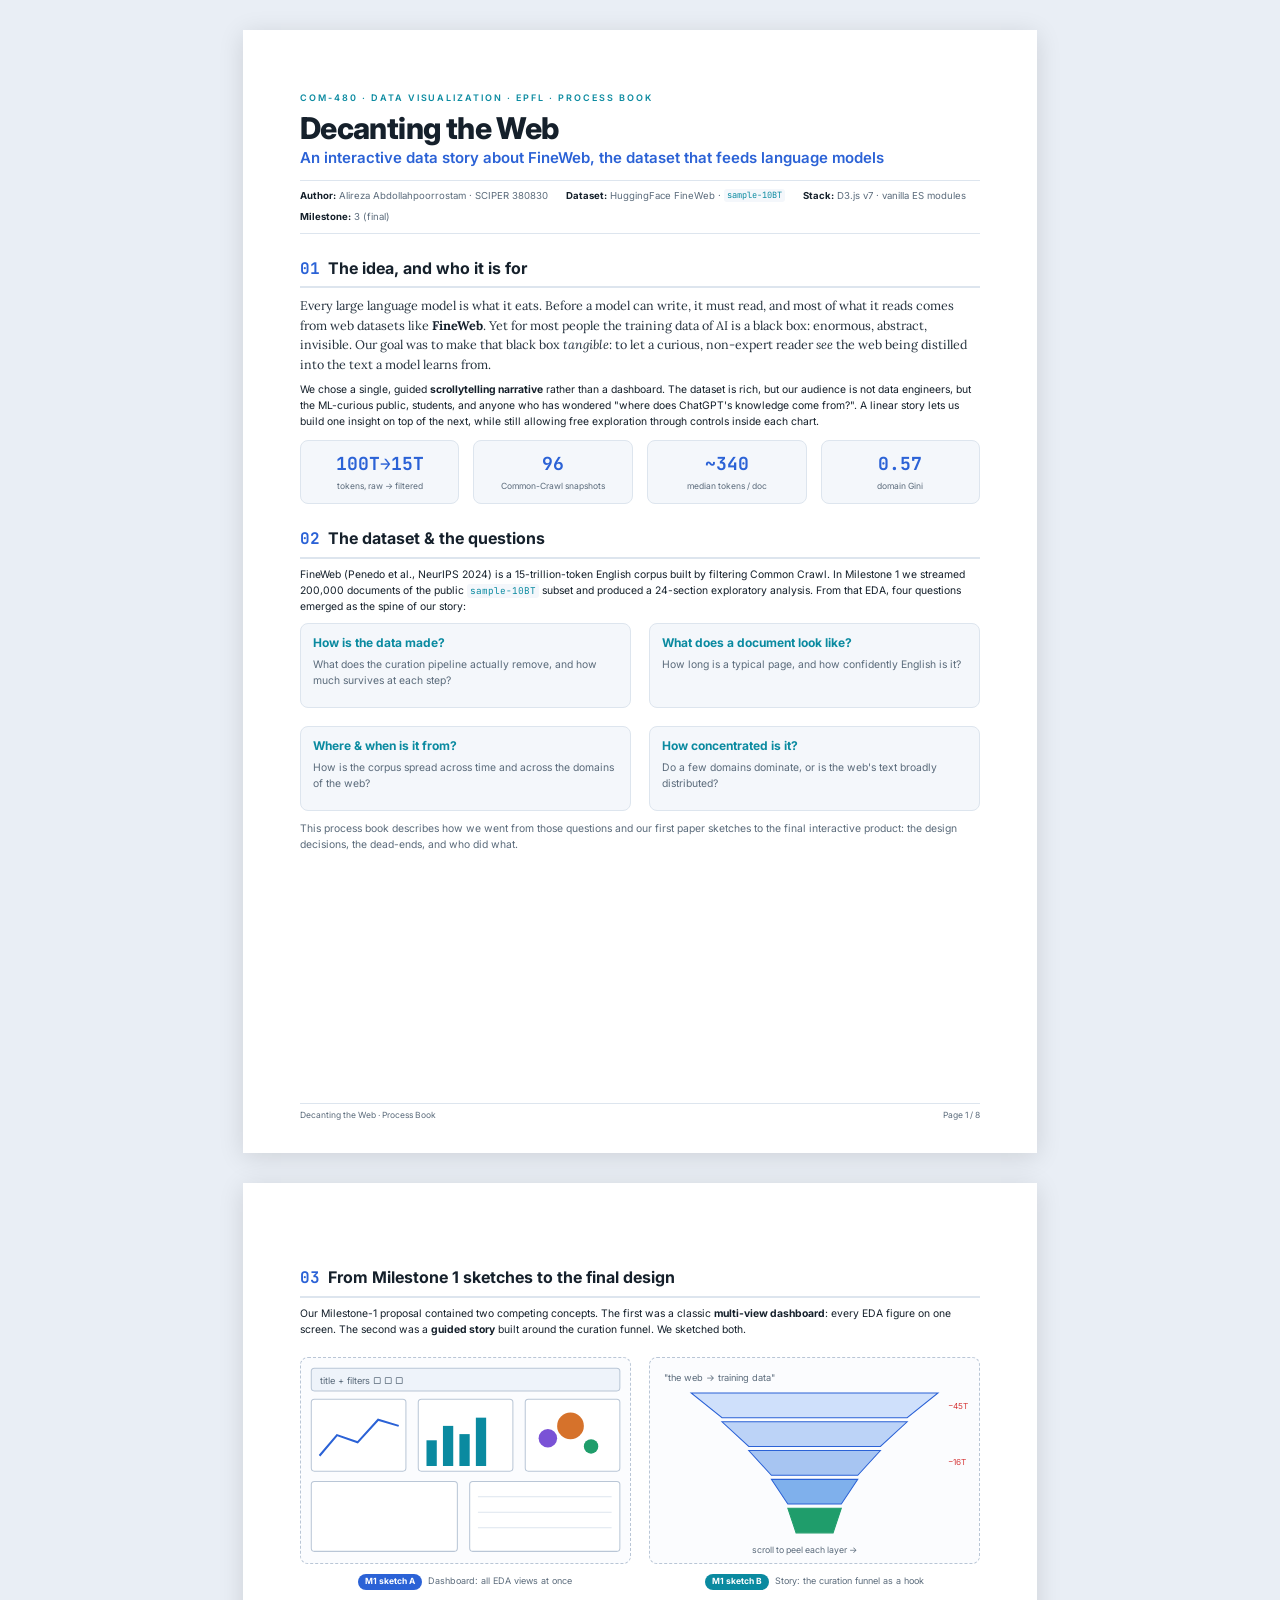
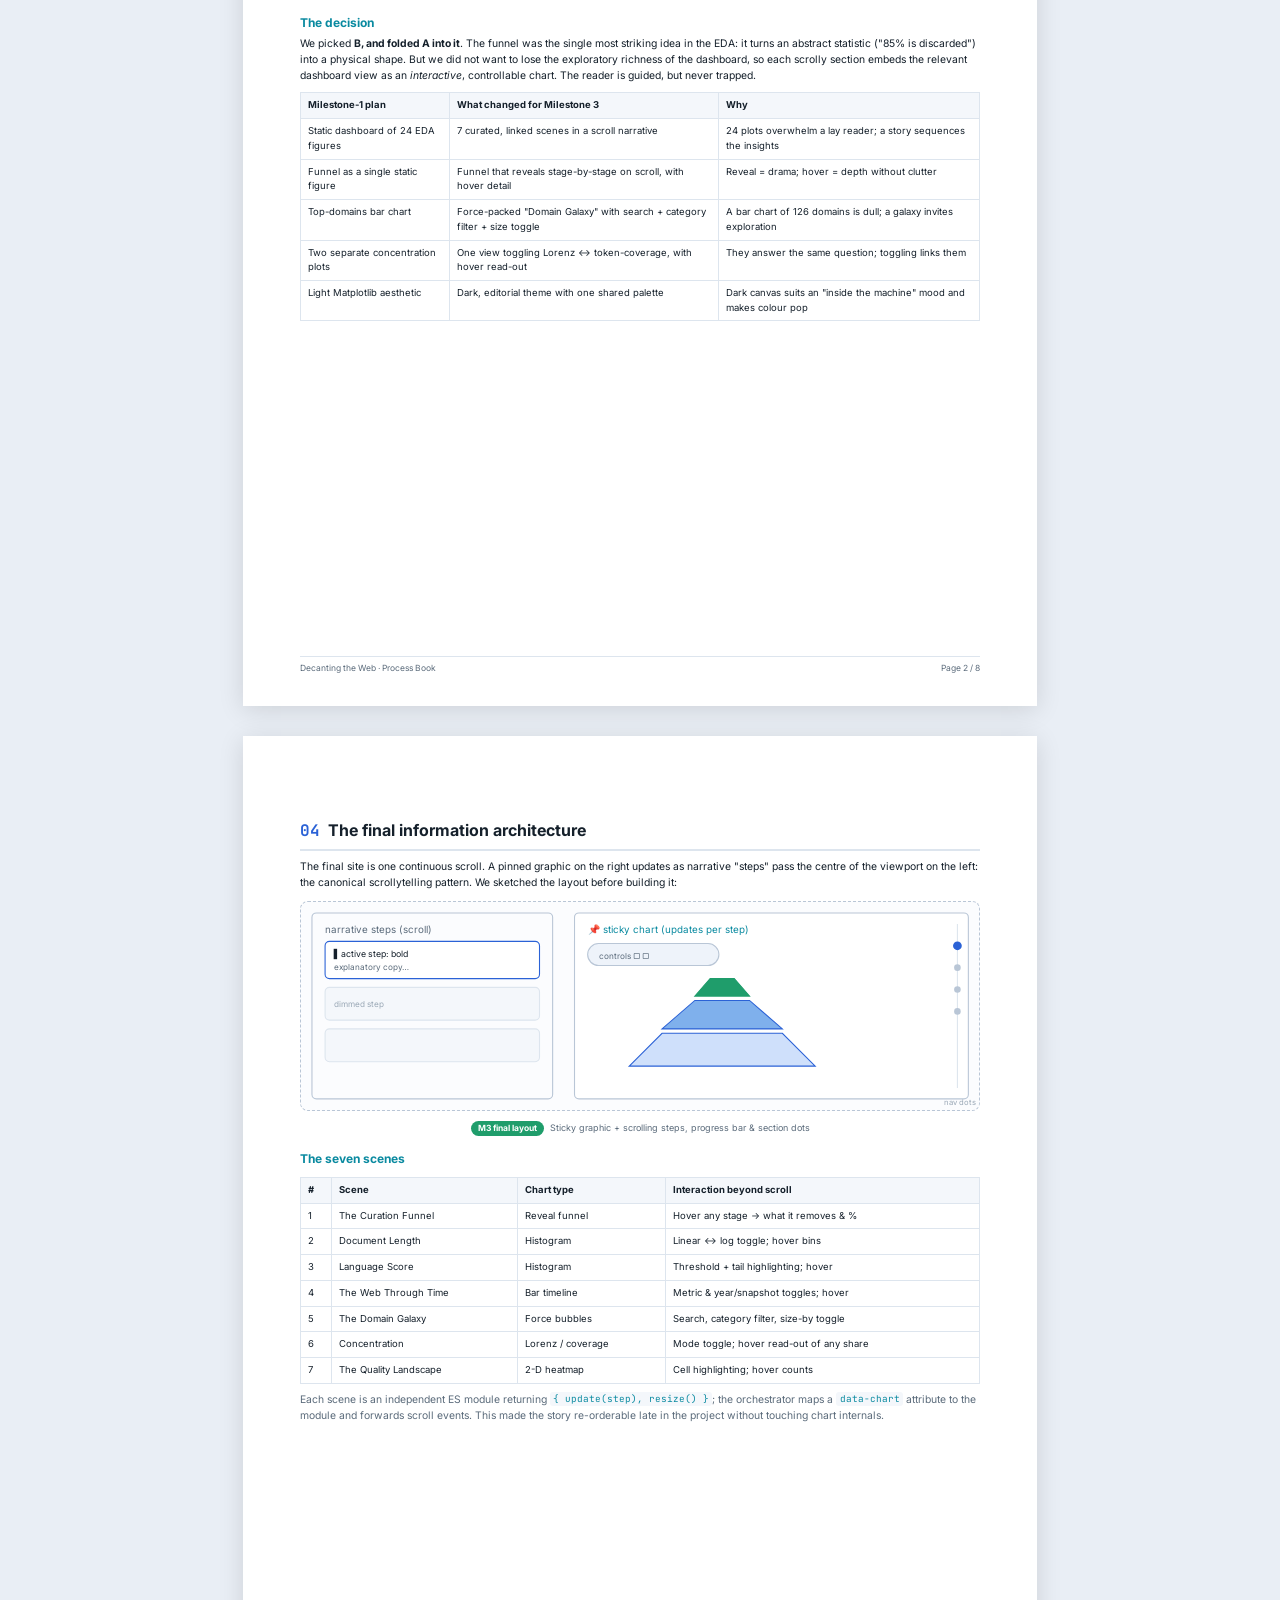
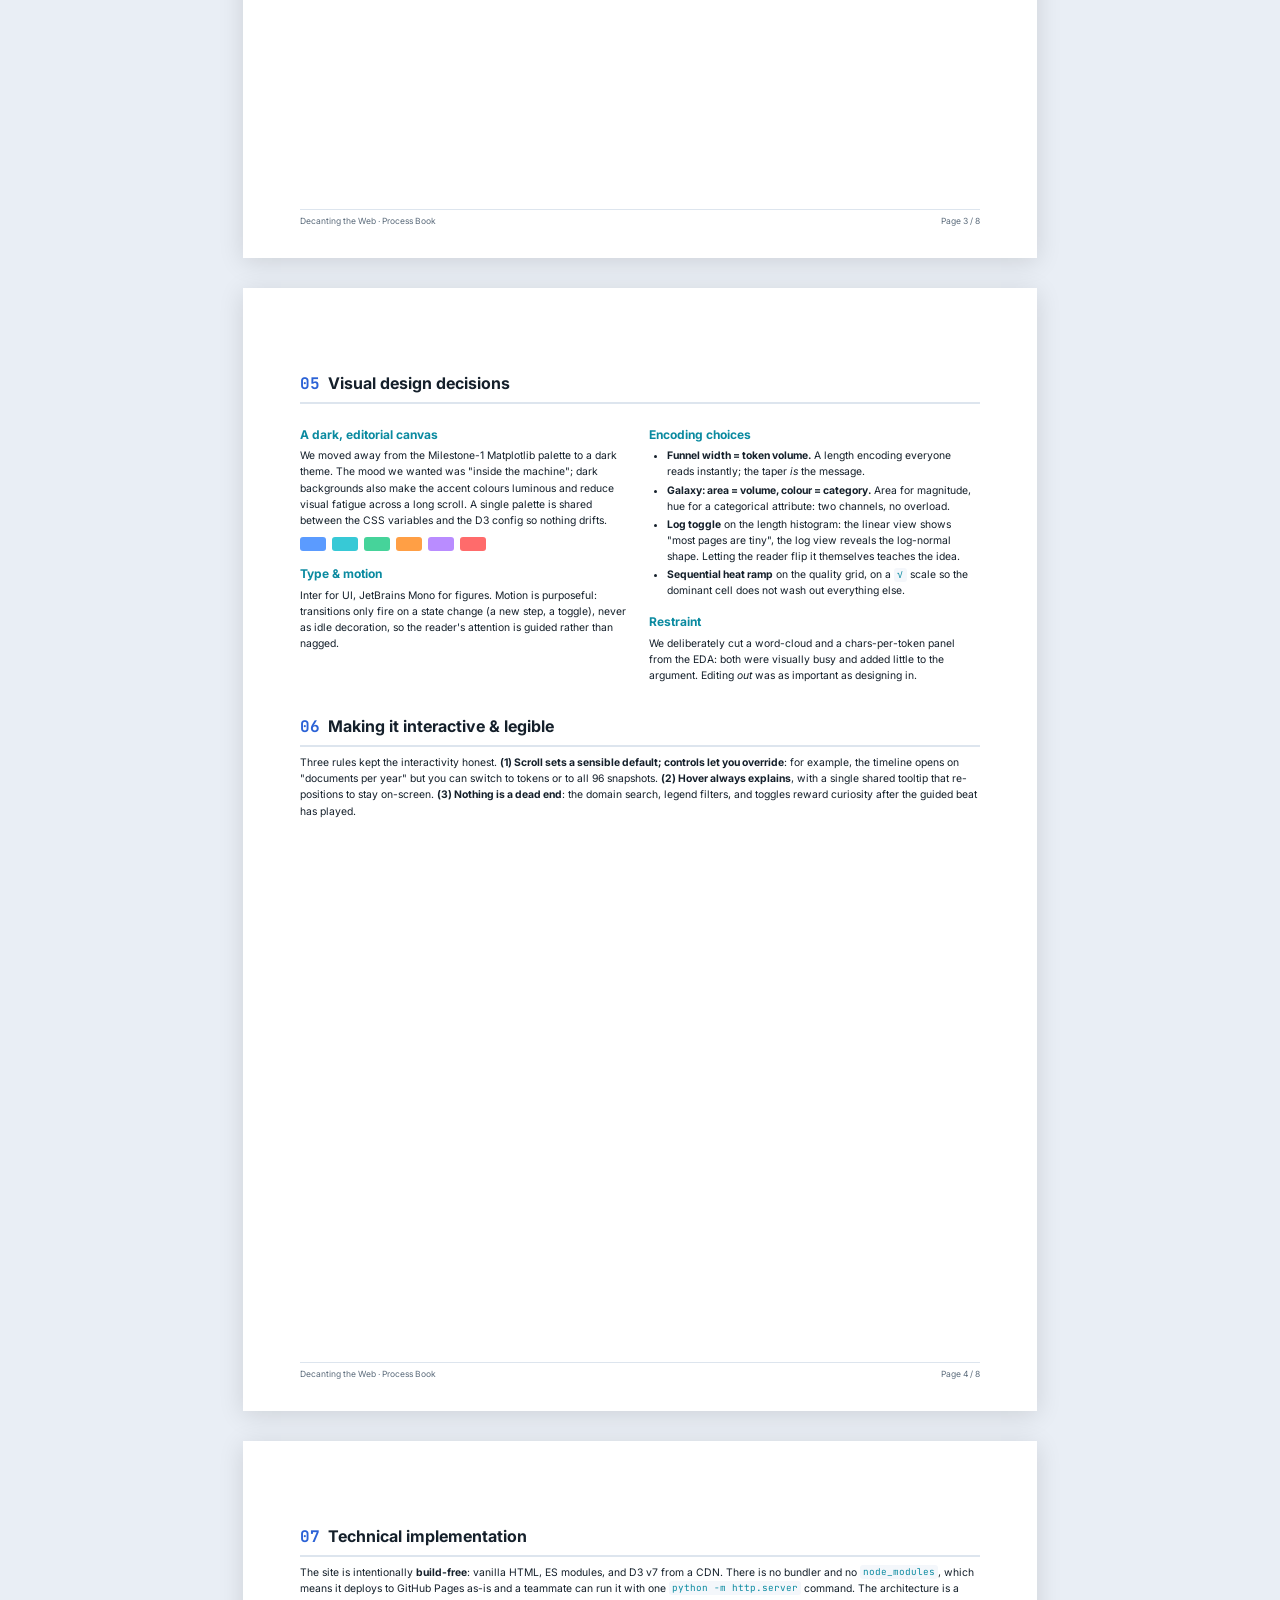
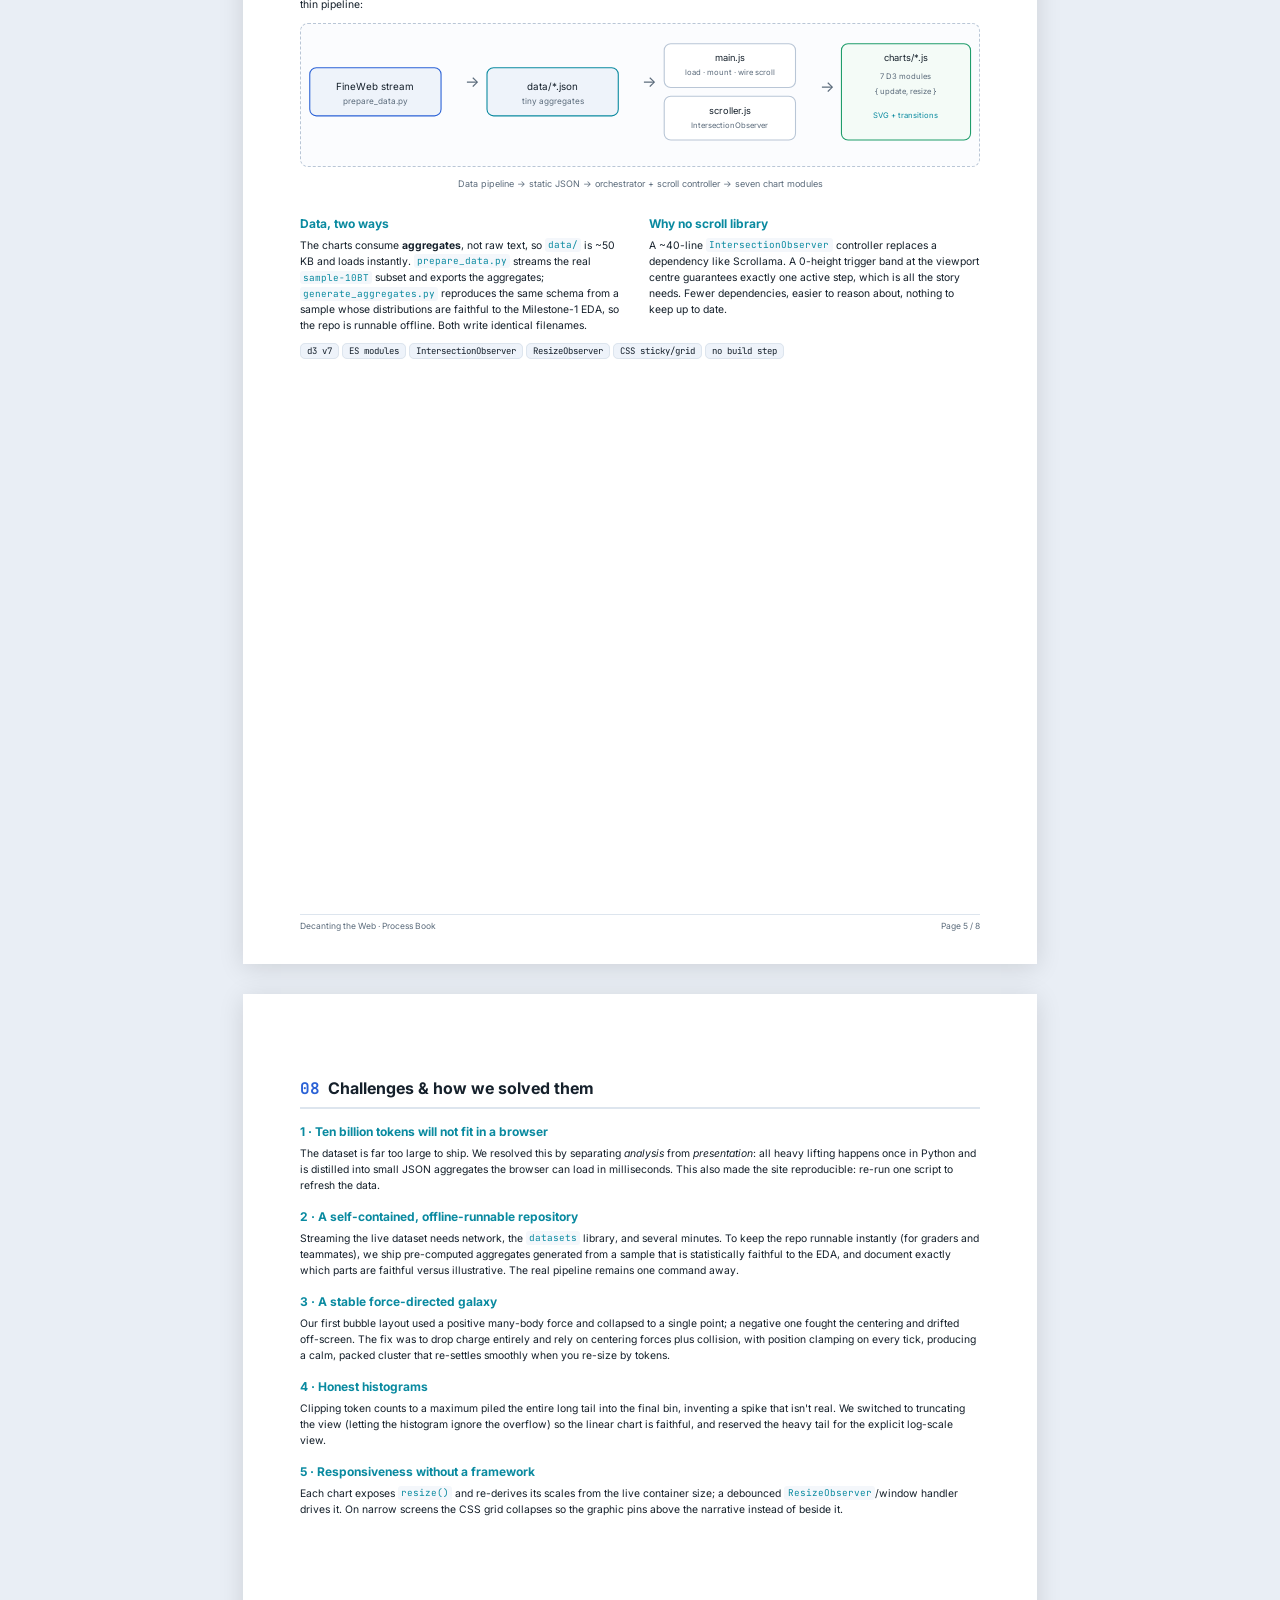
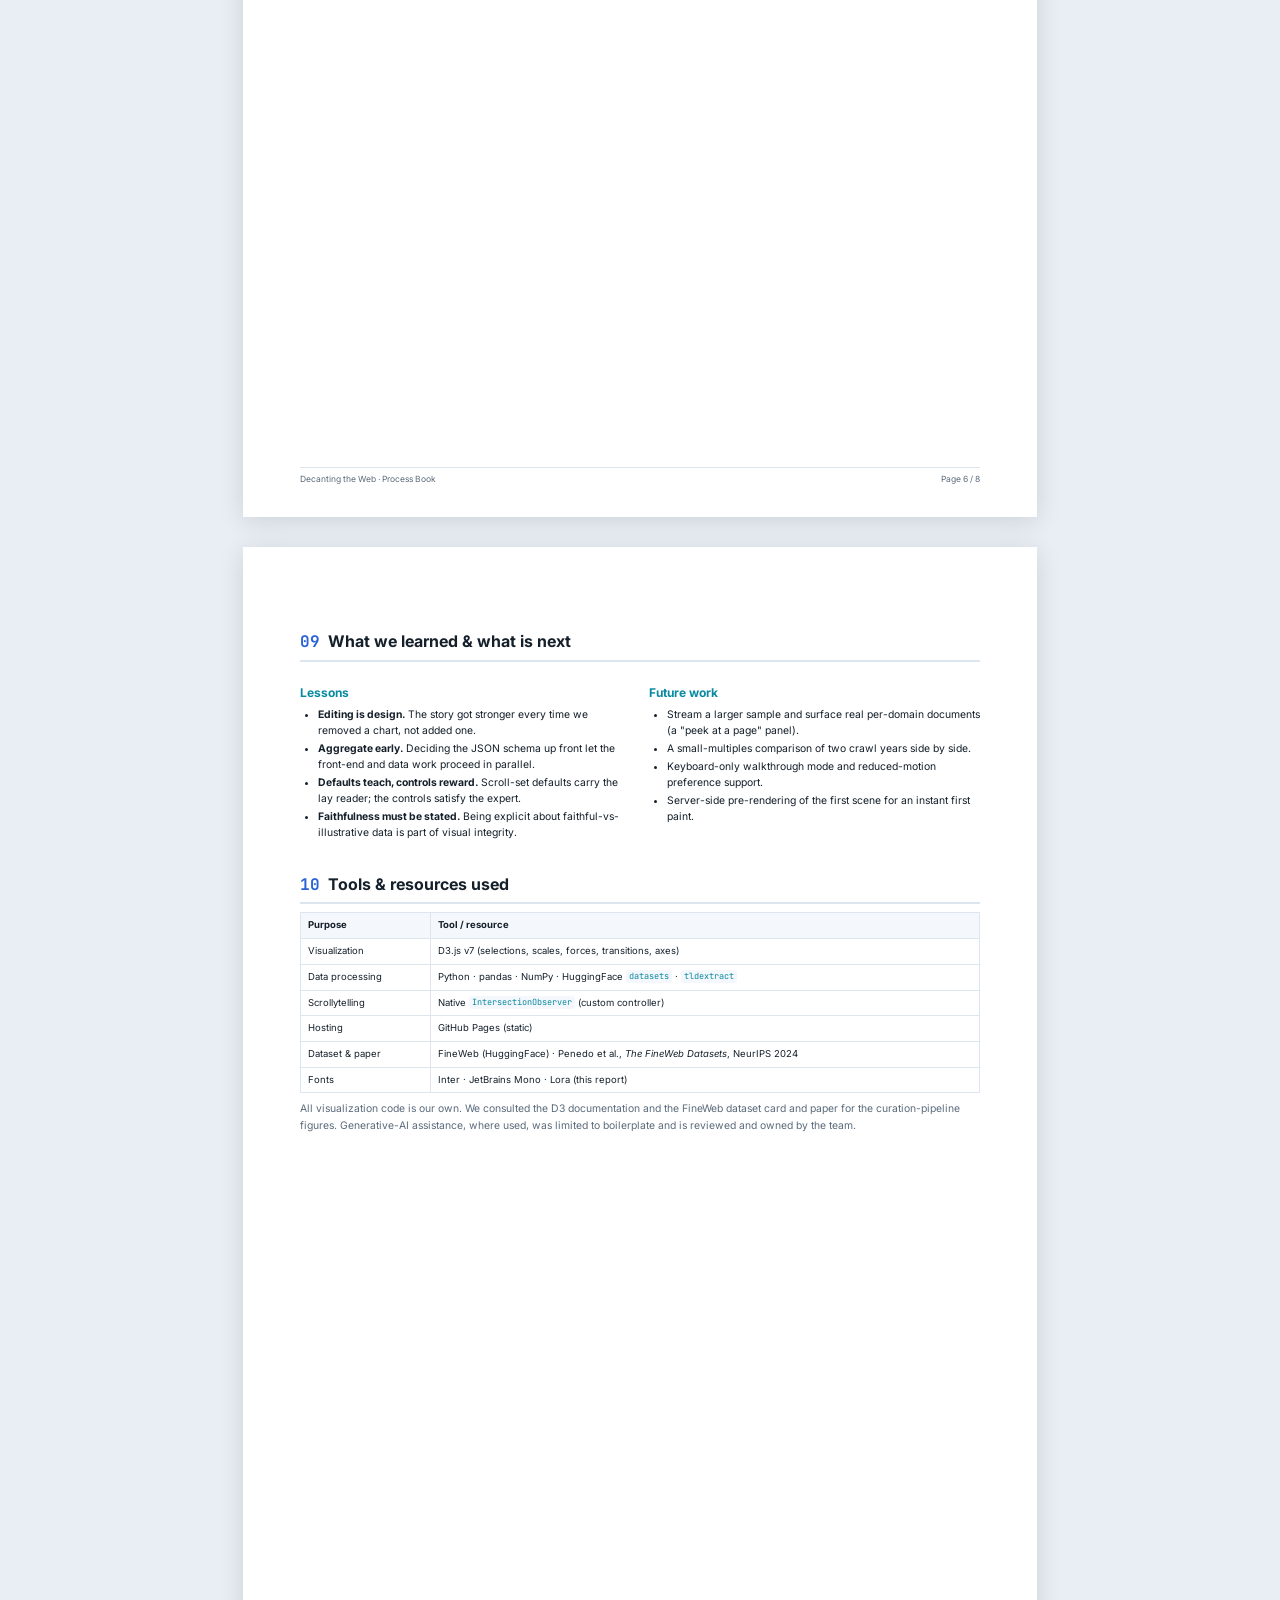
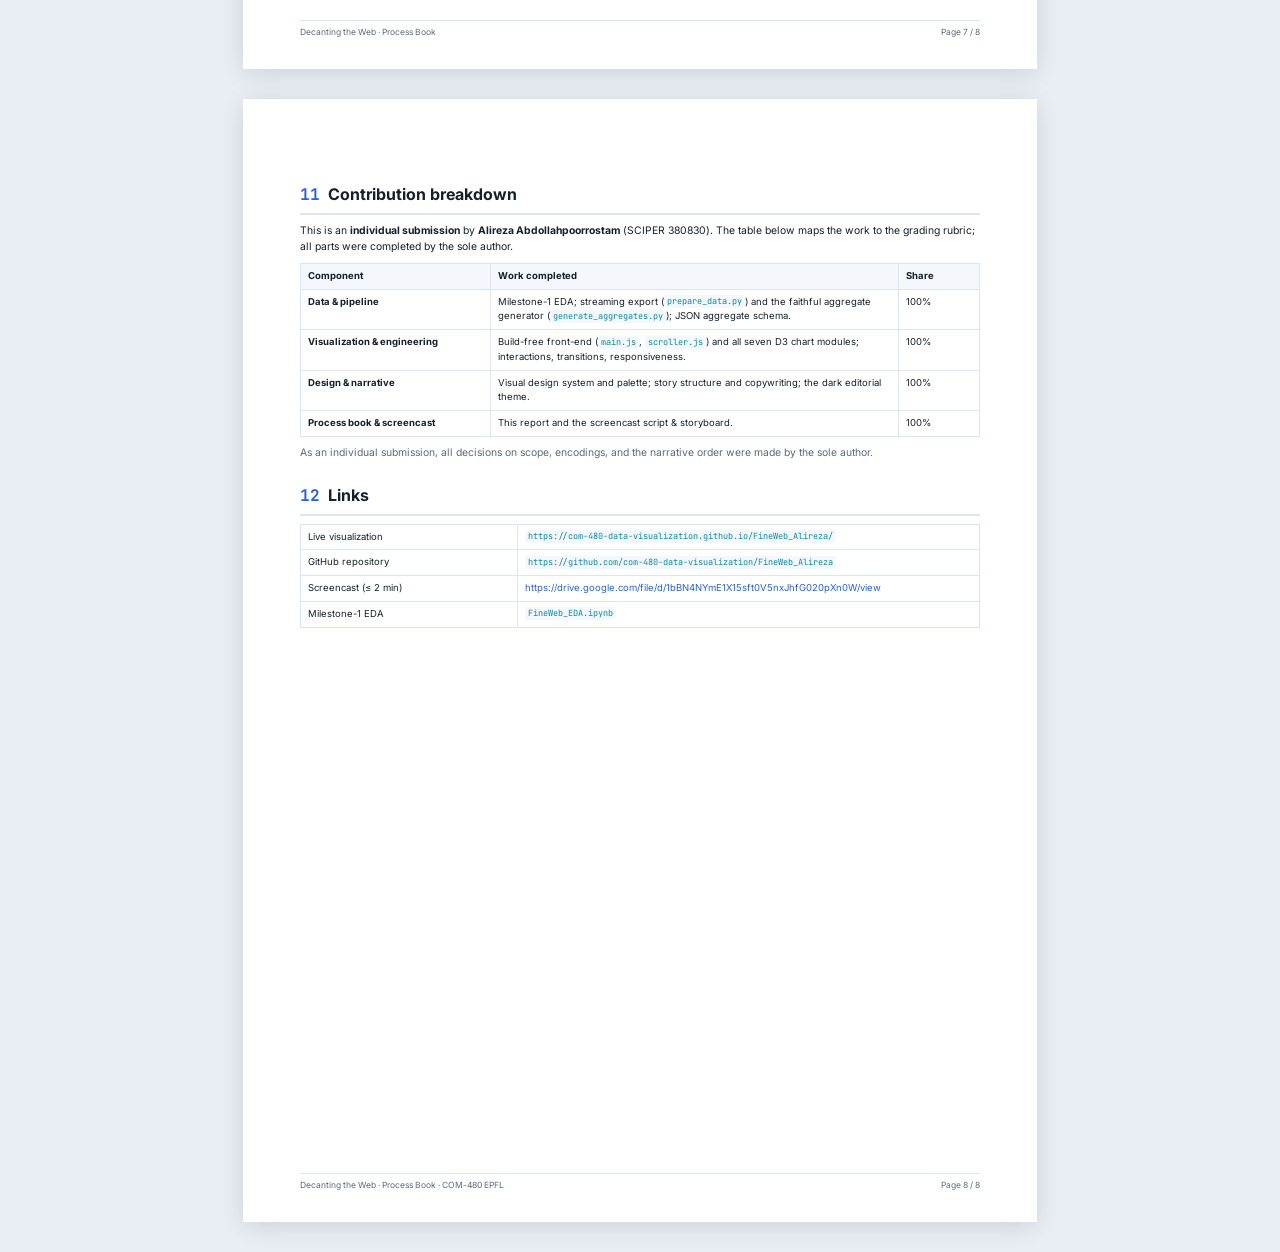
<file: process-book/process-book.html>
<!DOCTYPE html>
<html lang="en">
<head>
<meta charset="UTF-8" />
<meta name="viewport" content="width=device-width, initial-scale=1.0" />
<title>Process Book · Decanting the Web</title>
<link href="https://fonts.googleapis.com/css2?family=Inter:wght@400;500;600;700;800&family=Lora:ital,wght@0,400;0,600;1,400&family=JetBrains+Mono:wght@400;600&display=swap" rel="stylesheet" />
<style>
  /* ── print setup: ~8 A4 pages ─────────────────────────────────────────── */
  @page { size: A4; margin: 16mm 15mm; }
  :root{
    --ink:#15202b; --muted:#5b6b7b; --line:#dde5ee; --bg:#fff;
    --blue:#2b62d6; --teal:#0a8aa0; --green:#1f9d6b; --orange:#d6722b;
    --red:#d63b3b; --purple:#7a52d6; --soft:#f4f7fb;
  }
  *{ box-sizing:border-box; }
  html{ -webkit-print-color-adjust:exact; print-color-adjust:exact; }
  body{ margin:0; background:#e9eef5; color:var(--ink);
    font-family:"Inter",system-ui,sans-serif; font-size:10.4px; line-height:1.55; }
  .page{ width:210mm; min-height:297mm; background:var(--bg); margin:8mm auto; padding:16mm 15mm;
    box-shadow:0 4px 24px rgba(0,0,0,.12); position:relative; }
  @media print{ body{ background:#fff; } .page{ margin:0; box-shadow:none; width:auto; min-height:auto;
    padding:0; page-break-after:always; } .page:last-child{ page-break-after:auto; } }

  h1{ font-size:30px; font-weight:800; letter-spacing:-.02em; margin:0 0 4px; line-height:1.05; }
  h1 .sub{ display:block; font-size:15px; font-weight:600; color:var(--blue); letter-spacing:0; margin-top:6px; }
  h2{ font-size:16px; font-weight:700; margin:22px 0 8px; padding-bottom:5px; border-bottom:2px solid var(--line);
    color:var(--ink); }
  h2 .n{ color:var(--blue); font-family:"JetBrains Mono",monospace; margin-right:8px; }
  h3{ font-size:12px; font-weight:700; margin:14px 0 4px; color:var(--teal); }
  p{ margin:0 0 8px; }
  .lead{ font-family:"Lora",serif; font-size:12.5px; color:#26333f; }
  .muted{ color:var(--muted); }
  a{ color:var(--blue); text-decoration:none; }
  code{ font-family:"JetBrains Mono",monospace; font-size:.9em; background:var(--soft); padding:.05em .35em;
    border-radius:3px; color:var(--teal); }
  strong{ color:var(--ink); }
  ul{ margin:4px 0 8px; padding-left:18px; } li{ margin:2px 0; }

  .meta-row{ display:flex; flex-wrap:wrap; gap:6px 18px; font-size:9.6px; color:var(--muted);
    border-top:1px solid var(--line); border-bottom:1px solid var(--line); padding:8px 0; margin:14px 0 0; }
  .meta-row b{ color:var(--ink); }
  .cols{ display:grid; grid-template-columns:1fr 1fr; gap:18px; }
  .cols3{ display:grid; grid-template-columns:repeat(3,1fr); gap:12px; }
  .box{ background:var(--soft); border:1px solid var(--line); border-radius:8px; padding:10px 12px; }
  .box h3{ margin-top:0; }
  figure{ margin:10px 0; }
  figcaption{ font-size:9px; color:var(--muted); margin-top:5px; text-align:center; }
  .sketch{ width:100%; border:1px dashed #b9c6d6; border-radius:8px; background:#fbfcfe; }
  table{ width:100%; border-collapse:collapse; font-size:9.5px; margin:8px 0; }
  th,td{ border:1px solid var(--line); padding:5px 7px; text-align:left; vertical-align:top; }
  th{ background:var(--soft); font-weight:700; }
  .tag{ display:inline-block; font-size:8.5px; font-weight:700; padding:1px 7px; border-radius:99px;
    background:var(--blue); color:#fff; }
  .tag.t2{ background:var(--teal); } .tag.t3{ background:var(--green); } .tag.t4{ background:var(--orange); }
  .pill{ font-family:"JetBrains Mono",monospace; font-size:9px; background:#eef3fa; border:1px solid var(--line);
    border-radius:5px; padding:1px 6px; color:var(--ink); }
  .foot{ position:absolute; bottom:8mm; left:15mm; right:15mm; display:flex; justify-content:space-between;
    font-size:8.5px; color:var(--muted); border-top:1px solid var(--line); padding-top:5px; }
  .kpi{ display:flex; gap:14px; margin:10px 0; }
  .kpi div{ flex:1; background:var(--soft); border:1px solid var(--line); border-radius:8px; padding:9px;
    text-align:center; }
  .kpi b{ display:block; font-size:18px; font-family:"JetBrains Mono",monospace; color:var(--blue); }
  .kpi span{ font-size:8.5px; color:var(--muted); }
  .swatches{ display:flex; gap:6px; margin:6px 0; }
  .swatches i{ width:26px; height:14px; border-radius:3px; display:inline-block; }
</style>
</head>
<body>

<!-- ═══════════════════════ PAGE 1 ═══════════════════════ -->
<section class="page">
  <p class="muted" style="letter-spacing:.22em;text-transform:uppercase;font-size:9px;font-weight:600;color:var(--teal)">
    COM-480 · Data Visualization · EPFL · Process Book</p>
  <h1>Decanting the Web
    <span class="sub">An interactive data story about FineWeb, the dataset that feeds language models</span></h1>

  <div class="meta-row">
    <span><b>Author:</b> Alireza Abdollahpoorrostam · SCIPER&nbsp;380830</span>
    <span><b>Dataset:</b> HuggingFace FineWeb · <code>sample-10BT</code></span>
    <span><b>Stack:</b> D3.js v7 · vanilla ES modules</span>
    <span><b>Milestone:</b> 3 (final)</span>
  </div>

  <h2><span class="n">01</span>The idea, and who it is for</h2>
  <p class="lead">Every large language model is what it eats. Before a model can write, it must read,
  and most of what it reads comes from web datasets like <strong>FineWeb</strong>. Yet for most people the
  training data of AI is a black box: enormous, abstract, invisible. Our goal was to make that black box
  <em>tangible</em>: to let a curious, non-expert reader <em>see</em> the web being distilled into the text a
  model learns from.</p>

  <p>We chose a single, guided <strong>scrollytelling narrative</strong> rather than a dashboard. The dataset is
  rich, but our audience is not data engineers, but the ML-curious public, students, and anyone who has
  wondered "where does ChatGPT's knowledge come from?". A linear story lets us build one insight on top of the
  next, while still allowing free exploration through controls inside each chart.</p>

  <div class="kpi">
    <div><b>100T→15T</b><span>tokens, raw → filtered</span></div>
    <div><b>96</b><span>Common-Crawl snapshots</span></div>
    <div><b>~340</b><span>median tokens / doc</span></div>
    <div><b>0.57</b><span>domain Gini</span></div>
  </div>

  <h2><span class="n">02</span>The dataset &amp; the questions</h2>
  <p>FineWeb (Penedo et al., NeurIPS 2024) is a 15-trillion-token English corpus built by filtering Common
  Crawl. In Milestone 1 we streamed 200,000 documents of the public <code>sample-10BT</code> subset and produced
  a 24-section exploratory analysis. From that EDA, four questions emerged as the spine of our story:</p>
  <div class="cols">
    <div class="box"><h3>How is the data made?</h3><p class="muted">What does the curation pipeline actually
      remove, and how much survives at each step?</p></div>
    <div class="box"><h3>What does a document look like?</h3><p class="muted">How long is a typical page, and
      how confidently English is it?</p></div>
    <div class="box"><h3>Where &amp; when is it from?</h3><p class="muted">How is the corpus spread across time
      and across the domains of the web?</p></div>
    <div class="box"><h3>How concentrated is it?</h3><p class="muted">Do a few domains dominate, or is the web's
      text broadly distributed?</p></div>
  </div>

  <p class="muted" style="margin-top:10px">This process book describes how we went from those questions and our
  first paper sketches to the final interactive product: the design decisions, the dead-ends, and who did what.</p>

  <div class="foot"><span>Decanting the Web · Process Book</span><span>Page 1 / 8</span></div>
</section>

<!-- ═══════════════════════ PAGE 2 ═══════════════════════ -->
<section class="page">
  <h2><span class="n">03</span>From Milestone 1 sketches to the final design</h2>
  <p>Our Milestone-1 proposal contained two competing concepts. The first was a classic
  <strong>multi-view dashboard</strong>: every EDA figure on one screen. The second was a
  <strong>guided story</strong> built around the curation funnel. We sketched both.</p>

  <div class="cols">
    <figure>
      <!-- M1 SKETCH A: dashboard concept -->
      <svg class="sketch" viewBox="0 0 320 200" role="img" aria-label="Dashboard sketch">
        <rect x="10" y="10" width="300" height="22" rx="3" fill="#eef3fa" stroke="#b9c6d6"/>
        <text x="18" y="25" font-size="9" fill="#5b6b7b">title + filters ▢ ▢ ▢</text>
        <rect x="10" y="40" width="92" height="70" rx="3" fill="#fff" stroke="#b9c6d6"/>
        <polyline points="18,95 35,75 55,82 75,60 95,66" fill="none" stroke="#2b62d6" stroke-width="2"/>
        <rect x="114" y="40" width="92" height="70" rx="3" fill="#fff" stroke="#b9c6d6"/>
        <rect x="122" y="80" width="10" height="25" fill="#0a8aa0"/><rect x="138" y="66" width="10" height="39" fill="#0a8aa0"/>
        <rect x="154" y="74" width="10" height="31" fill="#0a8aa0"/><rect x="170" y="58" width="10" height="47" fill="#0a8aa0"/>
        <rect x="218" y="40" width="92" height="70" rx="3" fill="#fff" stroke="#b9c6d6"/>
        <circle cx="240" cy="78" r="9" fill="#7a52d6"/><circle cx="262" cy="66" r="13" fill="#d6722b"/><circle cx="282" cy="86" r="7" fill="#1f9d6b"/>
        <rect x="10" y="120" width="142" height="68" rx="3" fill="#fff" stroke="#b9c6d6"/>
        <rect x="164" y="120" width="146" height="68" rx="3" fill="#fff" stroke="#b9c6d6"/>
        <g stroke="#dde5ee">
          <line x1="172" y1="135" x2="302" y2="135"/><line x1="172" y1="150" x2="302" y2="150"/><line x1="172" y1="165" x2="302" y2="165"/>
        </g>
      </svg>
      <figcaption><span class="tag">M1 sketch A</span> &nbsp;Dashboard: all EDA views at once</figcaption>
    </figure>
    <figure>
      <!-- M1 SKETCH B: funnel story concept -->
      <svg class="sketch" viewBox="0 0 320 200" role="img" aria-label="Funnel story sketch">
        <text x="14" y="22" font-size="9" fill="#5b6b7b">"the web → training data"</text>
        <polygon points="40,34 280,34 250,58 70,58" fill="#cfe0fb" stroke="#2b62d6"/>
        <polygon points="70,62 250,62 224,86 96,86" fill="#bcd3f7" stroke="#2b62d6"/>
        <polygon points="96,90 224,90 202,114 118,114" fill="#a7c5f2" stroke="#2b62d6"/>
        <polygon points="118,118 202,118 186,142 134,142" fill="#7fb0ec" stroke="#2b62d6"/>
        <polygon points="134,146 186,146 178,170 142,170" fill="#1f9d6b" stroke="#1f9d6b"/>
        <text x="290" y="50" font-size="8" fill="#d63b3b">−45T</text>
        <text x="290" y="104" font-size="8" fill="#d63b3b">−16T</text>
        <text x="150" y="190" font-size="8.5" fill="#5b6b7b" text-anchor="middle">scroll to peel each layer →</text>
      </svg>
      <figcaption><span class="tag t2">M1 sketch B</span> &nbsp;Story: the curation funnel as a hook</figcaption>
    </figure>
  </div>

  <h3>The decision</h3>
  <p>We picked <strong>B, and folded A into it</strong>. The funnel was the single most striking idea in the EDA:
  it turns an abstract statistic ("85% is discarded") into a physical shape. But we did not want to lose the
  exploratory richness of the dashboard, so each scrolly section embeds the relevant dashboard view as an
  <em>interactive</em>, controllable chart. The reader is guided, but never trapped.</p>

  <table>
    <tr><th>Milestone-1 plan</th><th>What changed for Milestone 3</th><th>Why</th></tr>
    <tr><td>Static dashboard of 24 EDA figures</td><td>7 curated, linked scenes in a scroll narrative</td>
      <td>24 plots overwhelm a lay reader; a story sequences the insights</td></tr>
    <tr><td>Funnel as a single static figure</td><td>Funnel that reveals stage-by-stage on scroll, with hover detail</td>
      <td>Reveal = drama; hover = depth without clutter</td></tr>
    <tr><td>Top-domains bar chart</td><td>Force-packed "Domain Galaxy" with search + category filter + size toggle</td>
      <td>A bar chart of 126 domains is dull; a galaxy invites exploration</td></tr>
    <tr><td>Two separate concentration plots</td><td>One view toggling Lorenz ↔ token-coverage, with hover read-out</td>
      <td>They answer the same question; toggling links them</td></tr>
    <tr><td>Light Matplotlib aesthetic</td><td>Dark, editorial theme with one shared palette</td>
      <td>Dark canvas suits an "inside the machine" mood and makes colour pop</td></tr>
  </table>

  <div class="foot"><span>Decanting the Web · Process Book</span><span>Page 2 / 8</span></div>
</section>

<!-- ═══════════════════════ PAGE 3 ═══════════════════════ -->
<section class="page">
  <h2><span class="n">04</span>The final information architecture</h2>
  <p>The final site is one continuous scroll. A pinned graphic on the right updates as narrative "steps" pass the
  centre of the viewport on the left: the canonical scrollytelling pattern. We sketched the layout before
  building it:</p>

  <figure>
    <svg class="sketch" viewBox="0 0 620 190" role="img" aria-label="Scrollytelling layout sketch">
      <rect x="10" y="10" width="220" height="170" rx="4" fill="#fbfcfe" stroke="#b9c6d6"/>
      <text x="22" y="28" font-size="9" fill="#5b6b7b">narrative steps (scroll)</text>
      <rect x="22" y="36" width="196" height="34" rx="4" fill="#fff" stroke="#2b62d6"/>
      <text x="30" y="50" font-size="8" fill="#15202b">▌active step: bold</text>
      <text x="30" y="62" font-size="7.5" fill="#5b6b7b">explanatory copy…</text>
      <rect x="22" y="78" width="196" height="30" rx="4" fill="#f4f7fb" stroke="#dde5ee"/>
      <text x="30" y="96" font-size="7.5" fill="#9aa8b6">dimmed step</text>
      <rect x="22" y="116" width="196" height="30" rx="4" fill="#f4f7fb" stroke="#dde5ee"/>
      <rect x="250" y="10" width="360" height="170" rx="4" fill="#fff" stroke="#b9c6d6"/>
      <text x="262" y="28" font-size="9" fill="#0a8aa0">📌 sticky chart (updates per step)</text>
      <rect x="262" y="38" width="120" height="20" rx="10" fill="#eef3fa" stroke="#b9c6d6"/>
      <text x="272" y="52" font-size="7.5" fill="#5b6b7b">controls ▢ ▢</text>
      <polygon points="300,150 470,150 440,120 330,120" fill="#cfe0fb" stroke="#2b62d6"/>
      <polygon points="330,116 440,116 410,90 360,90" fill="#7fb0ec" stroke="#2b62d6"/>
      <polygon points="360,86 410,86 396,70 374,70" fill="#1f9d6b" stroke="#1f9d6b"/>
      <line x1="600" y1="20" x2="600" y2="170" stroke="#dde5ee"/>
      <circle cx="600" cy="40" r="4" fill="#2b62d6"/><circle cx="600" cy="60" r="3" fill="#b9c6d6"/>
      <circle cx="600" cy="80" r="3" fill="#b9c6d6"/><circle cx="600" cy="100" r="3" fill="#b9c6d6"/>
      <text x="588" y="186" font-size="7" fill="#9aa8b6">nav dots</text>
    </svg>
    <figcaption><span class="tag t3">M3 final layout</span> &nbsp;Sticky graphic + scrolling steps, progress bar &amp; section dots</figcaption>
  </figure>

  <h3>The seven scenes</h3>
  <table>
    <tr><th>#</th><th>Scene</th><th>Chart type</th><th>Interaction beyond scroll</th></tr>
    <tr><td>1</td><td>The Curation Funnel</td><td>Reveal funnel</td><td>Hover any stage → what it removes &amp; %</td></tr>
    <tr><td>2</td><td>Document Length</td><td>Histogram</td><td>Linear ↔ log toggle; hover bins</td></tr>
    <tr><td>3</td><td>Language Score</td><td>Histogram</td><td>Threshold + tail highlighting; hover</td></tr>
    <tr><td>4</td><td>The Web Through Time</td><td>Bar timeline</td><td>Metric &amp; year/snapshot toggles; hover</td></tr>
    <tr><td>5</td><td>The Domain Galaxy</td><td>Force bubbles</td><td>Search, category filter, size-by toggle</td></tr>
    <tr><td>6</td><td>Concentration</td><td>Lorenz / coverage</td><td>Mode toggle; hover read-out of any share</td></tr>
    <tr><td>7</td><td>The Quality Landscape</td><td>2-D heatmap</td><td>Cell highlighting; hover counts</td></tr>
  </table>
  <p class="muted">Each scene is an independent ES module returning <code>{ update(step), resize() }</code>; the
  orchestrator maps a <code>data-chart</code> attribute to the module and forwards scroll events. This made the
  story re-orderable late in the project without touching chart internals.</p>

  <div class="foot"><span>Decanting the Web · Process Book</span><span>Page 3 / 8</span></div>
</section>

<!-- ═══════════════════════ PAGE 4 ═══════════════════════ -->
<section class="page">
  <h2><span class="n">05</span>Visual design decisions</h2>
  <div class="cols">
    <div>
      <h3>A dark, editorial canvas</h3>
      <p>We moved away from the Milestone-1 Matplotlib palette to a dark theme. The mood we wanted was
      "inside the machine"; dark backgrounds also make the accent colours luminous and reduce visual fatigue
      across a long scroll. A single palette is shared between the CSS variables and the D3 config so nothing
      drifts.</p>
      <div class="swatches">
        <i style="background:#5b9bff"></i><i style="background:#37c9d6"></i><i style="background:#46d39a"></i>
        <i style="background:#ff9f45"></i><i style="background:#b98cff"></i><i style="background:#ff6b6b"></i>
      </div>
      <h3>Type &amp; motion</h3>
      <p>Inter for UI, JetBrains Mono for figures. Motion is purposeful: transitions only fire on a state change
      (a new step, a toggle), never as idle decoration, so the reader's attention is guided rather than nagged.</p>
    </div>
    <div>
      <h3>Encoding choices</h3>
      <ul>
        <li><strong>Funnel width = token volume.</strong> A length encoding everyone reads instantly; the taper
        <em>is</em> the message.</li>
        <li><strong>Galaxy: area = volume, colour = category.</strong> Area for magnitude, hue for a categorical
        attribute: two channels, no overload.</li>
        <li><strong>Log toggle</strong> on the length histogram: the linear view shows "most pages are tiny", the
        log view reveals the log-normal shape. Letting the reader flip it themselves teaches the idea.</li>
        <li><strong>Sequential heat ramp</strong> on the quality grid, on a <code>√</code> scale so the dominant
        cell does not wash out everything else.</li>
      </ul>
      <h3>Restraint</h3>
      <p>We deliberately cut a word-cloud and a chars-per-token panel from the EDA: both were visually busy and
      added little to the argument. Editing <em>out</em> was as important as designing in.</p>
    </div>
  </div>

  <h2><span class="n">06</span>Making it interactive &amp; legible</h2>
  <p>Three rules kept the interactivity honest. <strong>(1) Scroll sets a sensible default; controls let you
  override</strong>: for example, the timeline opens on "documents per year" but you can switch to tokens or to all 96
  snapshots. <strong>(2) Hover always explains</strong>, with a single shared tooltip that re-positions to stay
  on-screen. <strong>(3) Nothing is a dead end</strong>: the domain search, legend filters, and toggles reward
  curiosity after the guided beat has played.</p>

  <div class="foot"><span>Decanting the Web · Process Book</span><span>Page 4 / 8</span></div>
</section>

<!-- ═══════════════════════ PAGE 5 ═══════════════════════ -->
<section class="page">
  <h2><span class="n">07</span>Technical implementation</h2>
  <p>The site is intentionally <strong>build-free</strong>: vanilla HTML, ES modules, and D3 v7 from a CDN. There
  is no bundler and no <code>node_modules</code>, which means it deploys to GitHub Pages as-is and a teammate can
  run it with one <code>python -m http.server</code> command. The architecture is a thin pipeline:</p>

  <figure>
    <svg class="sketch" viewBox="0 0 620 130" role="img" aria-label="Architecture diagram">
      <rect x="8" y="40" width="120" height="44" rx="6" fill="#eef3fa" stroke="#2b62d6"/>
      <text x="68" y="60" font-size="9" text-anchor="middle" fill="#15202b">FineWeb stream</text>
      <text x="68" y="73" font-size="7.5" text-anchor="middle" fill="#5b6b7b">prepare_data.py</text>
      <text x="150" y="58" font-size="14" fill="#5b6b7b">→</text>
      <rect x="170" y="40" width="120" height="44" rx="6" fill="#eef3fa" stroke="#0a8aa0"/>
      <text x="230" y="60" font-size="9" text-anchor="middle" fill="#15202b">data/*.json</text>
      <text x="230" y="73" font-size="7.5" text-anchor="middle" fill="#5b6b7b">tiny aggregates</text>
      <text x="312" y="58" font-size="14" fill="#5b6b7b">→</text>
      <rect x="332" y="18" width="120" height="40" rx="6" fill="#fff" stroke="#b9c6d6"/>
      <text x="392" y="34" font-size="8.5" text-anchor="middle" fill="#15202b">main.js</text>
      <text x="392" y="47" font-size="7" text-anchor="middle" fill="#5b6b7b">load · mount · wire scroll</text>
      <rect x="332" y="66" width="120" height="40" rx="6" fill="#fff" stroke="#b9c6d6"/>
      <text x="392" y="82" font-size="8.5" text-anchor="middle" fill="#15202b">scroller.js</text>
      <text x="392" y="95" font-size="7" text-anchor="middle" fill="#5b6b7b">IntersectionObserver</text>
      <text x="474" y="62" font-size="14" fill="#5b6b7b">→</text>
      <rect x="494" y="18" width="118" height="88" rx="6" fill="#f4fbf7" stroke="#1f9d6b"/>
      <text x="553" y="34" font-size="8.5" text-anchor="middle" fill="#15202b">charts/*.js</text>
      <text x="553" y="50" font-size="7" text-anchor="middle" fill="#5b6b7b">7 D3 modules</text>
      <text x="553" y="64" font-size="7" text-anchor="middle" fill="#5b6b7b">{ update, resize }</text>
      <text x="553" y="86" font-size="7" text-anchor="middle" fill="#0a8aa0">SVG + transitions</text>
    </svg>
    <figcaption>Data pipeline → static JSON → orchestrator + scroll controller → seven chart modules</figcaption>
  </figure>

  <div class="cols">
    <div>
      <h3>Data, two ways</h3>
      <p>The charts consume <strong>aggregates</strong>, not raw text, so <code>data/</code> is ~50 KB and loads
      instantly. <code>prepare_data.py</code> streams the real <code>sample-10BT</code> subset and exports the
      aggregates; <code>generate_aggregates.py</code> reproduces the same schema from a sample whose distributions
      are faithful to the Milestone-1 EDA, so the repo is runnable offline. Both write identical filenames.</p>
    </div>
    <div>
      <h3>Why no scroll library</h3>
      <p>A ~40-line <code>IntersectionObserver</code> controller replaces a dependency like Scrollama. A 0-height
      trigger band at the viewport centre guarantees exactly one active step, which is all the story needs. Fewer
      dependencies, easier to reason about, nothing to keep up to date.</p>
    </div>
  </div>
  <p class="muted"><span class="pill">d3 v7</span> <span class="pill">ES modules</span>
  <span class="pill">IntersectionObserver</span> <span class="pill">ResizeObserver</span>
  <span class="pill">CSS sticky/grid</span> <span class="pill">no build step</span></p>

  <div class="foot"><span>Decanting the Web · Process Book</span><span>Page 5 / 8</span></div>
</section>

<!-- ═══════════════════════ PAGE 6 ═══════════════════════ -->
<section class="page">
  <h2><span class="n">08</span>Challenges &amp; how we solved them</h2>

  <h3>1 · Ten billion tokens will not fit in a browser</h3>
  <p>The dataset is far too large to ship. We resolved this by separating <em>analysis</em> from
  <em>presentation</em>: all heavy lifting happens once in Python and is distilled into small JSON aggregates the
  browser can load in milliseconds. This also made the site reproducible: re-run one script to refresh the data.</p>

  <h3>2 · A self-contained, offline-runnable repository</h3>
  <p>Streaming the live dataset needs network, the <code>datasets</code> library, and several minutes. To keep the
  repo runnable instantly (for graders and teammates), we ship pre-computed aggregates generated from a sample
  that is statistically faithful to the EDA, and document exactly which parts are faithful versus illustrative.
  The real pipeline remains one command away.</p>

  <h3>3 · A stable force-directed galaxy</h3>
  <p>Our first bubble layout used a positive many-body force and collapsed to a single point; a negative one
  fought the centering and drifted off-screen. The fix was to drop charge entirely and rely on centering forces
  plus collision, with position clamping on every tick, producing a calm, packed cluster that re-settles smoothly when you
  re-size by tokens.</p>

  <h3>4 · Honest histograms</h3>
  <p>Clipping token counts to a maximum piled the entire long tail into the final bin, inventing a spike that
  isn't real. We switched to truncating the view (letting the histogram ignore the overflow) so the linear chart
  is faithful, and reserved the heavy tail for the explicit log-scale view.</p>

  <h3>5 · Responsiveness without a framework</h3>
  <p>Each chart exposes <code>resize()</code> and re-derives its scales from the live container size; a debounced
  <code>ResizeObserver</code>/window handler drives it. On narrow screens the CSS grid collapses so the graphic
  pins above the narrative instead of beside it.</p>

  <div class="foot"><span>Decanting the Web · Process Book</span><span>Page 6 / 8</span></div>
</section>

<!-- ═══════════════════════ PAGE 7 ═══════════════════════ -->
<section class="page">
  <h2><span class="n">09</span>What we learned &amp; what is next</h2>
  <div class="cols">
    <div>
      <h3>Lessons</h3>
      <ul>
        <li><strong>Editing is design.</strong> The story got stronger every time we removed a chart, not added
        one.</li>
        <li><strong>Aggregate early.</strong> Deciding the JSON schema up front let the front-end and data work
        proceed in parallel.</li>
        <li><strong>Defaults teach, controls reward.</strong> Scroll-set defaults carry the lay reader; the
        controls satisfy the expert.</li>
        <li><strong>Faithfulness must be stated.</strong> Being explicit about faithful-vs-illustrative data is
        part of visual integrity.</li>
      </ul>
    </div>
    <div>
      <h3>Future work</h3>
      <ul>
        <li>Stream a larger sample and surface real per-domain documents (a "peek at a page" panel).</li>
        <li>A small-multiples comparison of two crawl years side by side.</li>
        <li>Keyboard-only walkthrough mode and reduced-motion preference support.</li>
        <li>Server-side pre-rendering of the first scene for an instant first paint.</li>
      </ul>
    </div>
  </div>

  <h2><span class="n">10</span>Tools &amp; resources used</h2>
  <table>
    <tr><th>Purpose</th><th>Tool / resource</th></tr>
    <tr><td>Visualization</td><td>D3.js v7 (selections, scales, forces, transitions, axes)</td></tr>
    <tr><td>Data processing</td><td>Python · pandas · NumPy · HuggingFace <code>datasets</code> · <code>tldextract</code></td></tr>
    <tr><td>Scrollytelling</td><td>Native <code>IntersectionObserver</code> (custom controller)</td></tr>
    <tr><td>Hosting</td><td>GitHub Pages (static)</td></tr>
    <tr><td>Dataset &amp; paper</td><td>FineWeb (HuggingFace) · Penedo et al., <em>The FineWeb Datasets</em>, NeurIPS 2024</td></tr>
    <tr><td>Fonts</td><td>Inter · JetBrains Mono · Lora (this report)</td></tr>
  </table>
  <p class="muted">All visualization code is our own. We consulted the D3 documentation and the FineWeb dataset
  card and paper for the curation-pipeline figures. Generative-AI assistance, where used, was limited to
  boilerplate and is reviewed and owned by the team.</p>

  <div class="foot"><span>Decanting the Web · Process Book</span><span>Page 7 / 8</span></div>
</section>

<!-- ═══════════════════════ PAGE 8 ═══════════════════════ -->
<section class="page">
  <h2><span class="n">11</span>Contribution breakdown</h2>
  <p>This is an <strong>individual submission</strong> by <strong>Alireza Abdollahpoorrostam</strong>
  (SCIPER&nbsp;380830). The table below maps the work to the grading rubric; all parts were completed by the
  sole author.</p>

  <table>
    <tr>
      <th style="width:28%">Component</th>
      <th>Work completed</th>
      <th style="width:12%">Share</th>
    </tr>
    <tr>
      <td><strong>Data &amp; pipeline</strong></td>
      <td>Milestone-1 EDA; streaming export (<code>prepare_data.py</code>) and the faithful aggregate generator
        (<code>generate_aggregates.py</code>); JSON aggregate schema.</td>
      <td>100%</td>
    </tr>
    <tr>
      <td><strong>Visualization &amp; engineering</strong></td>
      <td>Build-free front-end (<code>main.js</code>, <code>scroller.js</code>) and all seven D3 chart modules;
        interactions, transitions, responsiveness.</td>
      <td>100%</td>
    </tr>
    <tr>
      <td><strong>Design &amp; narrative</strong></td>
      <td>Visual design system and palette; story structure and copywriting; the dark editorial theme.</td>
      <td>100%</td>
    </tr>
    <tr>
      <td><strong>Process book &amp; screencast</strong></td>
      <td>This report and the screencast script &amp; storyboard.</td>
      <td>100%</td>
    </tr>
  </table>

  <p class="muted">As an individual submission, all decisions on scope, encodings, and the narrative order were
  made by the sole author.</p>

  <h2><span class="n">12</span>Links</h2>
  <table>
    <tr><td style="width:32%">Live visualization</td><td><code>https://com-480-data-visualization.github.io/FineWeb_Alireza/</code></td></tr>
    <tr><td>GitHub repository</td><td><code>https://github.com/com-480-data-visualization/FineWeb_Alireza</code></td></tr>
    <tr><td>Screencast (≤ 2 min)</td><td><a href="https://drive.google.com/file/d/1bBN4NYmE1X15sft0V5nxJhfG020pXn0W/view?usp=sharing">https://drive.google.com/file/d/1bBN4NYmE1X15sft0V5nxJhfG020pXn0W/view</a></td></tr>
    <tr><td>Milestone-1 EDA</td><td><code>FineWeb_EDA.ipynb</code></td></tr>
  </table>

  <div class="foot"><span>Decanting the Web · Process Book · COM-480 EPFL</span><span>Page 8 / 8</span></div>
</section>

</body>
</html>
</file>
